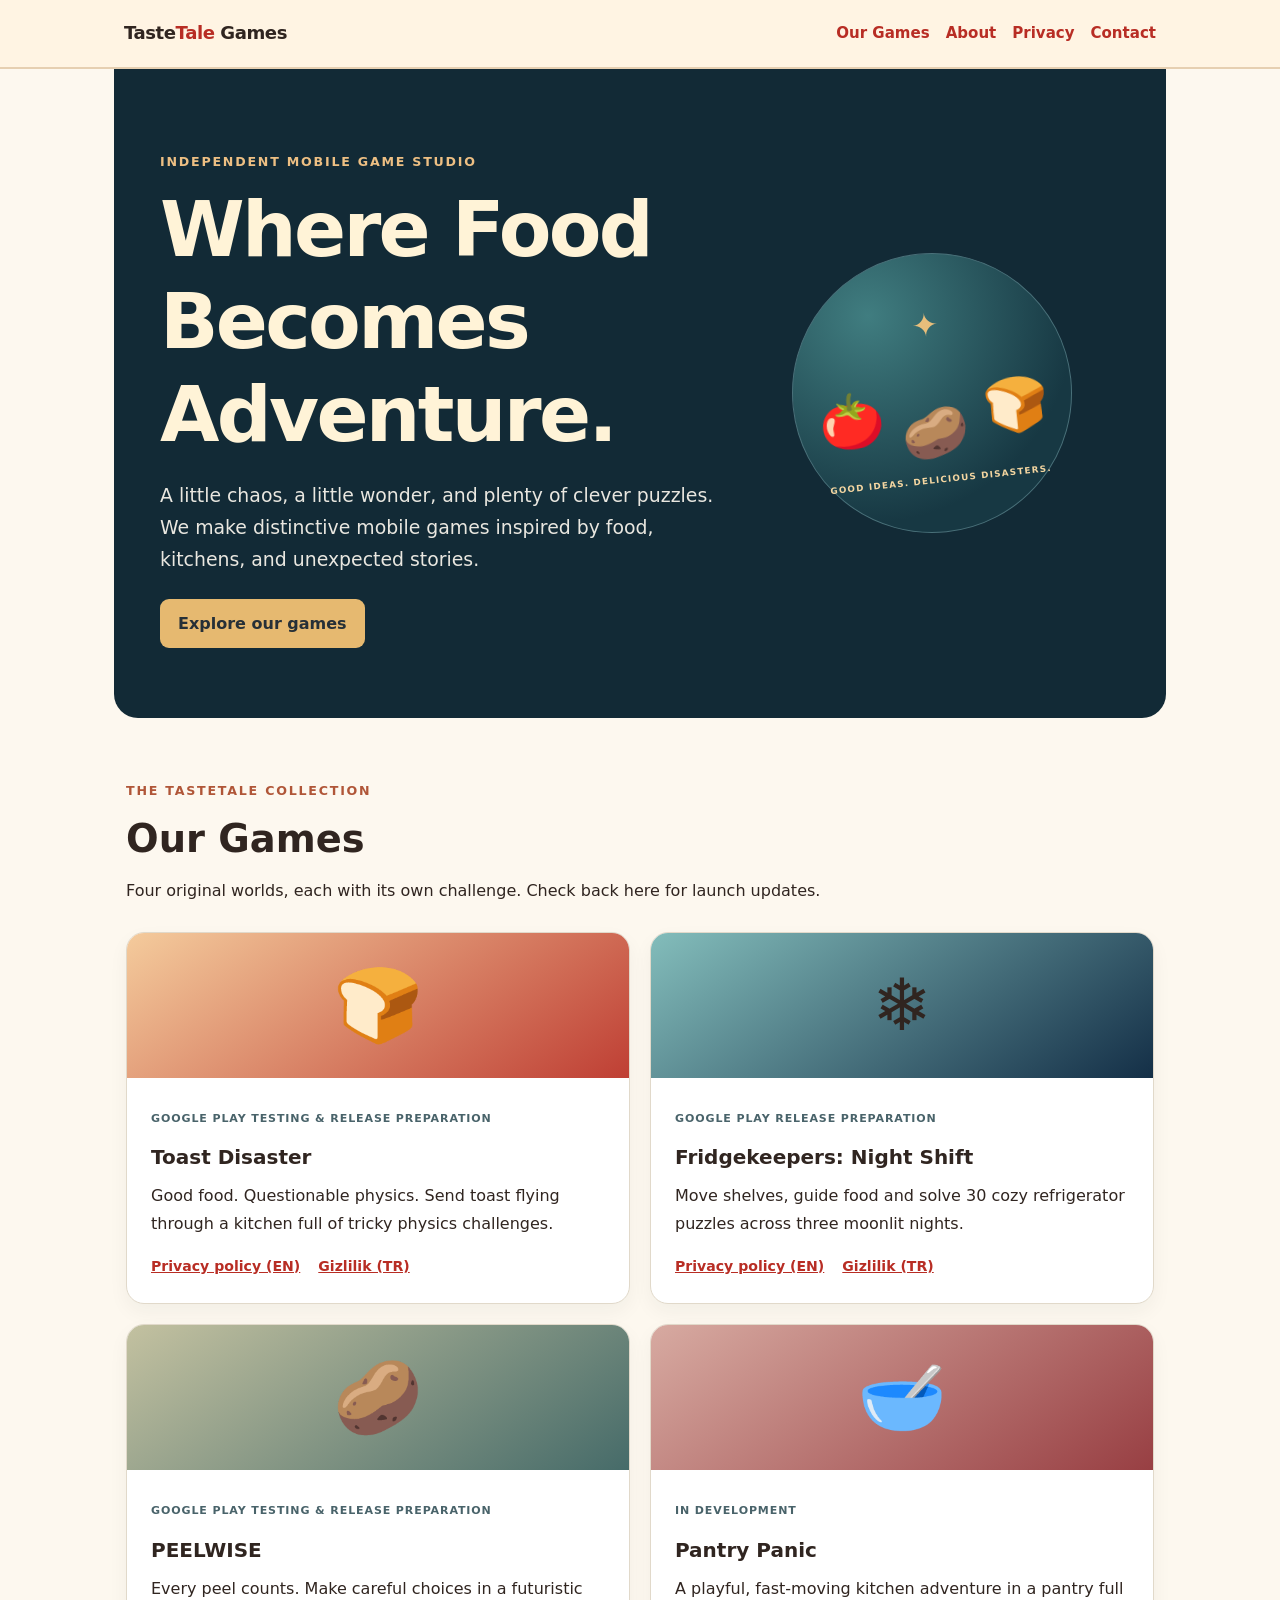
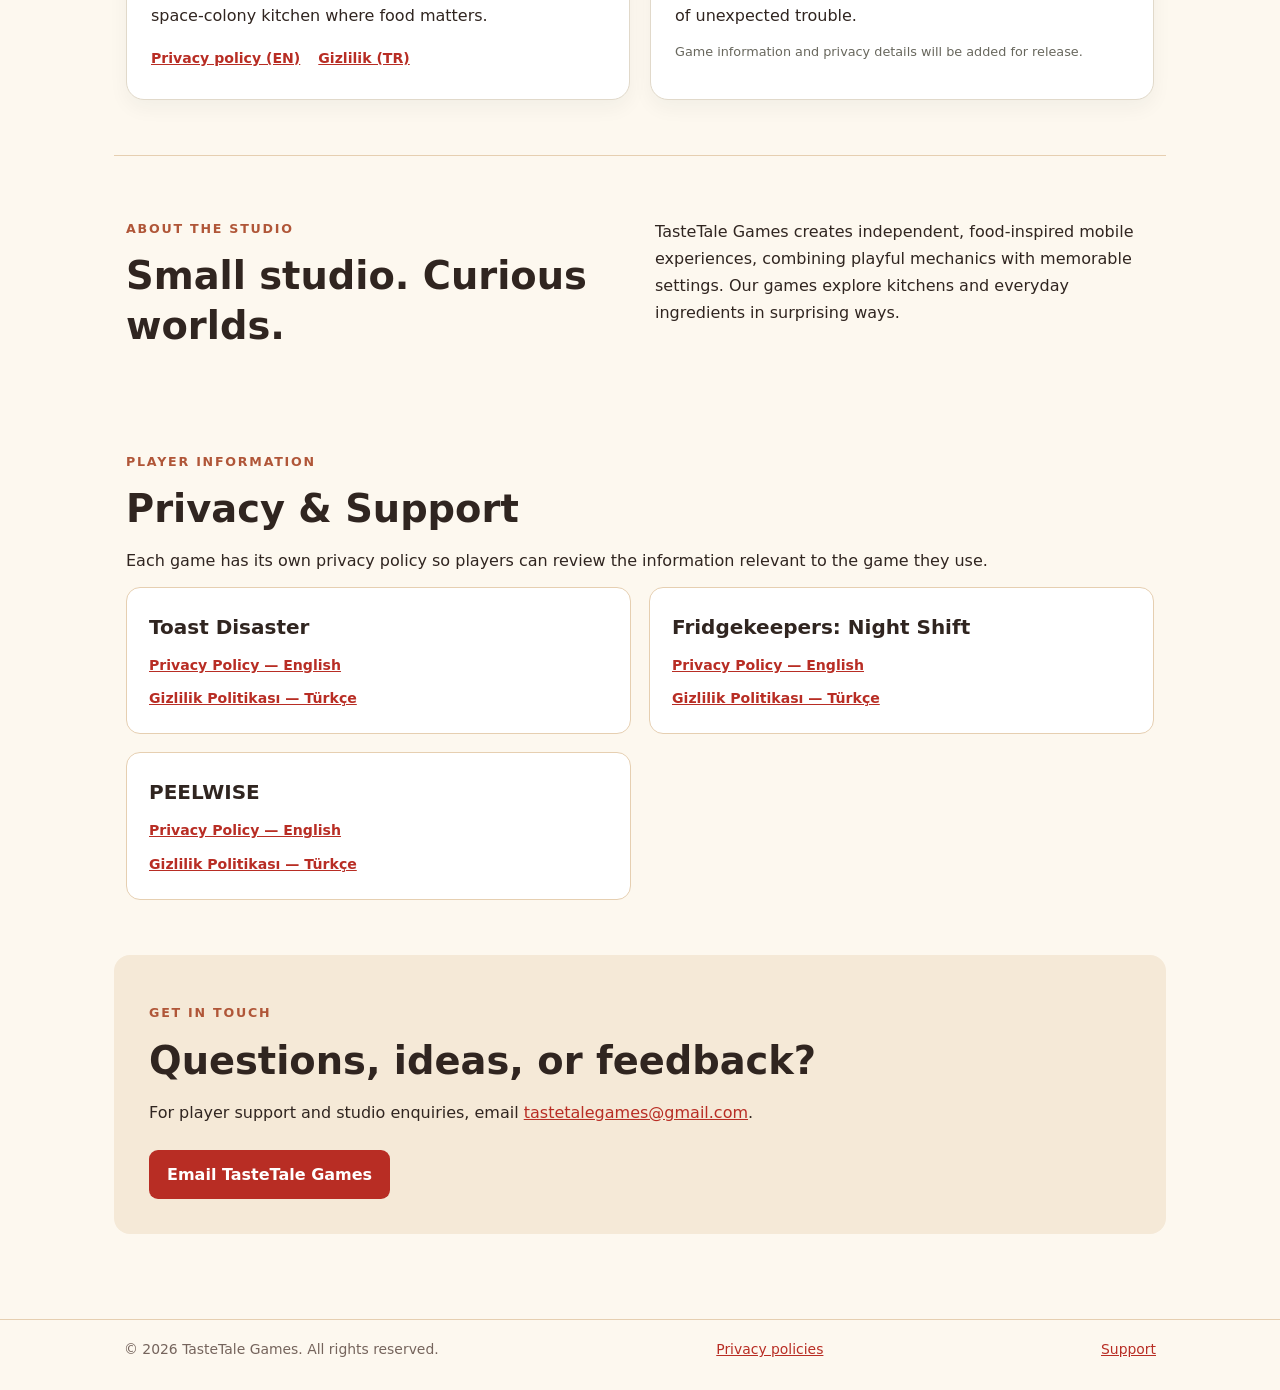
<file: index.html>
<!doctype html>
<html lang="en">
<head>
<meta charset="utf-8">
<meta name="viewport" content="width=device-width,initial-scale=1">
<meta name="color-scheme" content="light">
<meta name="description" content="TasteTale Games is an independent studio creating playful, food-inspired mobile games. Discover Toast Disaster, Fridgekeepers: Night Shift, PEELWISE and Pantry Panic.">
<title>TasteTale Games | Food-Inspired Mobile Games</title>
<link rel="stylesheet" href="styles.css">
</head>
<body class="studio-home">
<header class="site-header">
  <div class="wrap">
    <a class="brand" href="index.html" aria-label="TasteTale Games home">Taste<span>Tale</span> Games</a>
    <nav aria-label="Main navigation">
      <a href="#games">Our Games</a>
      <a href="#about">About</a>
      <a href="#privacy">Privacy</a>
      <a href="#contact">Contact</a>
    </nav>
  </div>
</header>
<main class="studio-main">
<section class="hero" aria-labelledby="hero-title">
  <div class="hero-copy">
    <p class="kicker">Independent mobile game studio</p>
    <h1 id="hero-title">Where Food Becomes Adventure.</h1>
    <p class="lead">A little chaos, a little wonder, and plenty of clever puzzles. We make distinctive mobile games inspired by food, kitchens, and unexpected stories.</p>
    <a class="button" href="#games">Explore our games</a>
  </div>
  <div class="hero-art" aria-hidden="true"><div class="hero-icon">✦</div><div class="hero-food">🍅 <span>🥔</span> 🍞</div><div class="hero-caption">GOOD IDEAS. DELICIOUS DISASTERS.</div></div>
</section>
<section id="games" class="games-section" aria-labelledby="games-title">
  <p class="kicker">The TasteTale collection</p>
  <h2 id="games-title">Our Games</h2>
  <p>Four original worlds, each with its own challenge. Check back here for launch updates.</p>
  <div class="game-grid">
    <article class="game-card toast">
      <div class="game-art" aria-hidden="true">🍞</div>
      <div class="game-body">
        <p class="game-status">Google Play testing &amp; release preparation</p>
        <h3>Toast Disaster</h3>
        <p>Good food. Questionable physics. Send toast flying through a kitchen full of tricky physics challenges.</p>
        <div class="game-links"><a href="privacy_en.html">Privacy policy (EN)</a><a href="privacy_tr.html" lang="tr">Gizlilik (TR)</a></div>
      </div>
    </article>
    <article class="game-card fridge">
      <div class="game-art" aria-hidden="true">❄️</div>
      <div class="game-body">
        <p class="game-status">Google Play release preparation</p>
        <h3>Fridgekeepers: Night Shift</h3>
        <p>Move shelves, guide food and solve 30 cozy refrigerator puzzles across three moonlit nights.</p>
        <div class="game-links"><a href="fridgekeepers_privacy_en.html">Privacy policy (EN)</a><a href="fridgekeepers_privacy_tr.html" lang="tr">Gizlilik (TR)</a></div>
      </div>
    </article>
    <article class="game-card peel">
      <div class="game-art" aria-hidden="true">🥔</div>
      <div class="game-body">
        <p class="game-status">Google Play testing &amp; release preparation</p>
        <h3>PEELWISE</h3>
        <p>Every peel counts. Make careful choices in a futuristic space-colony kitchen where food matters.</p>
        <div class="game-links"><a href="peelwise_privacy_en.html">Privacy policy (EN)</a><a href="peelwise_privacy_tr.html" lang="tr">Gizlilik (TR)</a></div>
      </div>
    </article>
    <article class="game-card pantry">
      <div class="game-art" aria-hidden="true">🥣</div>
      <div class="game-body">
        <p class="game-status">In development</p>
        <h3>Pantry Panic</h3>
        <p>A playful, fast-moving kitchen adventure in a pantry full of unexpected trouble.</p>
        <p class="coming-note">Game information and privacy details will be added for release.</p>
      </div>
    </article>
  </div>
</section>
<section id="about" class="about-section" aria-labelledby="about-title">
  <div>
    <p class="kicker">About the studio</p>
    <h2 id="about-title">Small studio. Curious worlds.</h2>
  </div>
  <p>TasteTale Games creates independent, food-inspired mobile experiences, combining playful mechanics with memorable settings. Our games explore kitchens and everyday ingredients in surprising ways.</p>
</section>
<section id="privacy" class="resources-section" aria-labelledby="privacy-title">
  <p class="kicker">Player information</p>
  <h2 id="privacy-title">Privacy &amp; Support</h2>
  <p>Each game has its own privacy policy so players can review the information relevant to the game they use.</p>
  <div class="privacy-grid">
    <div class="policy-card"><h3>Toast Disaster</h3><a href="privacy_en.html">Privacy Policy — English</a><a href="privacy_tr.html" lang="tr">Gizlilik Politikası — Türkçe</a></div>
    <div class="policy-card"><h3>Fridgekeepers: Night Shift</h3><a href="fridgekeepers_privacy_en.html">Privacy Policy — English</a><a href="fridgekeepers_privacy_tr.html" lang="tr">Gizlilik Politikası — Türkçe</a></div>
    <div class="policy-card"><h3>PEELWISE</h3><a href="peelwise_privacy_en.html">Privacy Policy — English</a><a href="peelwise_privacy_tr.html" lang="tr">Gizlilik Politikası — Türkçe</a></div>
  </div>
</section>
<section id="contact" class="contact-section" aria-labelledby="contact-title">
  <p class="kicker">Get in touch</p>
  <h2 id="contact-title">Questions, ideas, or feedback?</h2>
  <p>For player support and studio enquiries, email <a href="mailto:tastetalegames@gmail.com">tastetalegames@gmail.com</a>.</p>
  <a class="button" href="mailto:tastetalegames@gmail.com">Email TasteTale Games</a>
</section>
</main>
<footer><div class="wrap"><span>© 2026 TasteTale Games. All rights reserved.</span><a href="#privacy">Privacy policies</a><a href="mailto:tastetalegames@gmail.com">Support</a></div></footer>
</body></html>
</file>
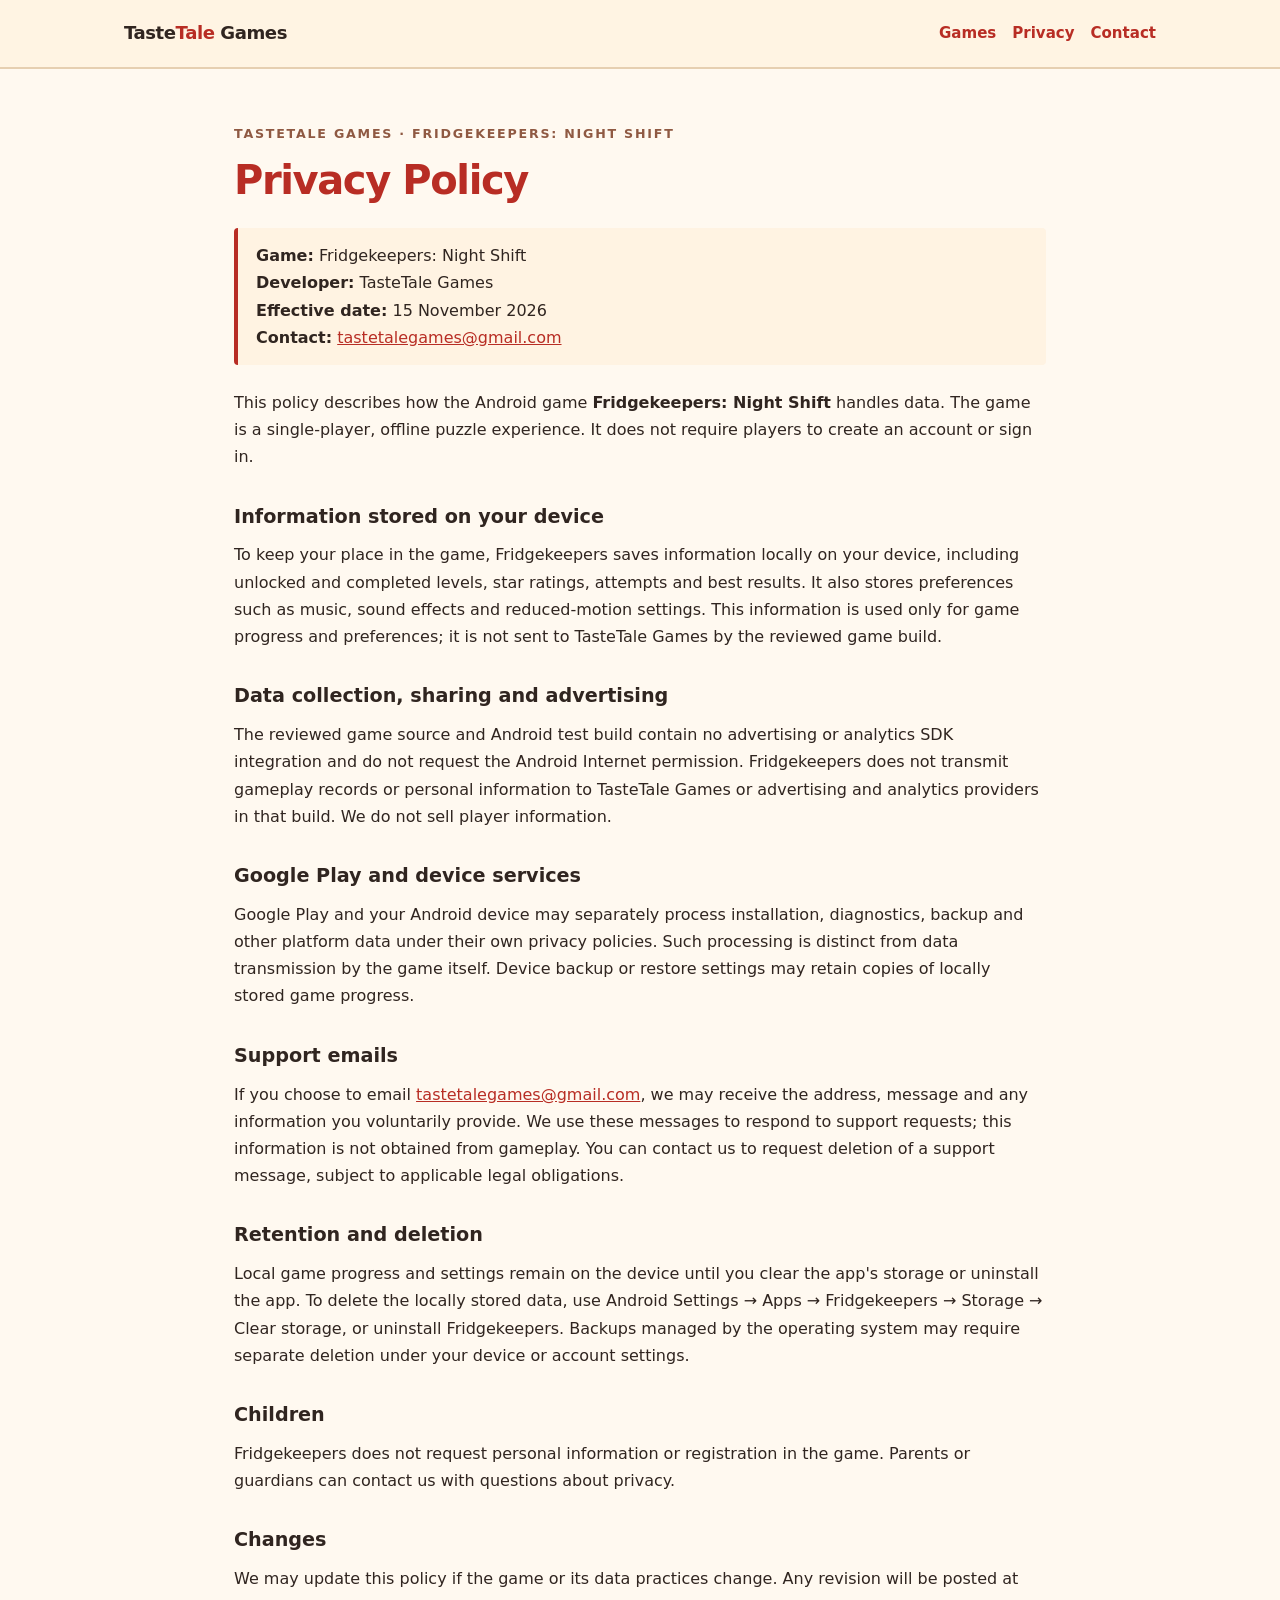
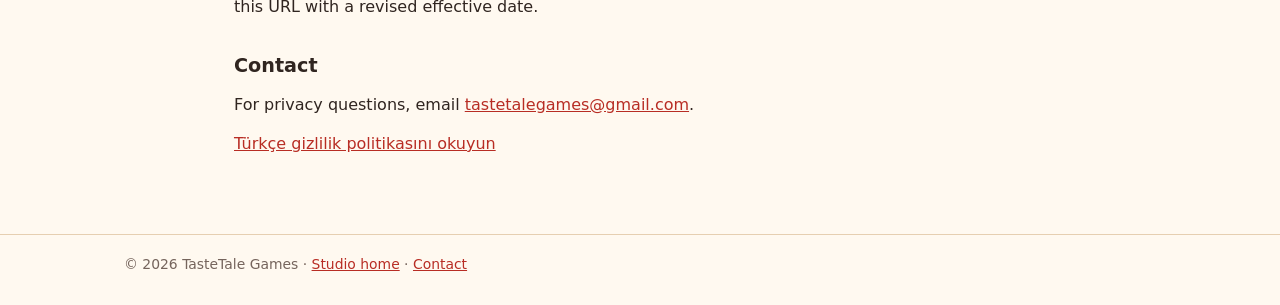
<file: fridgekeepers_privacy_en.html>
<!doctype html>
<html lang="en">
<head>
  <meta charset="utf-8">
  <meta name="viewport" content="width=device-width,initial-scale=1">
  <meta name="color-scheme" content="light">
  <meta name="description" content="Privacy policy for Fridgekeepers: Night Shift, an offline puzzle game from TasteTale Games.">
  <title>Fridgekeepers: Night Shift — Privacy Policy | TasteTale Games</title>
  <link rel="stylesheet" href="styles.css">
</head>
<body>
<header class="site-header">
  <div class="wrap">
    <a class="brand" href="index.html">Taste<span>Tale</span> Games</a>
    <nav aria-label="Main navigation"><a href="index.html#games">Games</a><a href="index.html#privacy">Privacy</a><a href="mailto:tastetalegames@gmail.com">Contact</a></nav>
  </div>
</header>
<main class="policy">
  <p class="kicker">TasteTale Games · Fridgekeepers: Night Shift</p>
  <h1>Privacy Policy</h1>
  <div class="meta"><strong>Game:</strong> Fridgekeepers: Night Shift<br><strong>Developer:</strong> TasteTale Games<br><strong>Effective date:</strong> 15 November 2026<br><strong>Contact:</strong> <a href="mailto:tastetalegames@gmail.com">tastetalegames@gmail.com</a></div>
  <p>This policy describes how the Android game <strong>Fridgekeepers: Night Shift</strong> handles data. The game is a single-player, offline puzzle experience. It does not require players to create an account or sign in.</p>
  <h2>Information stored on your device</h2>
  <p>To keep your place in the game, Fridgekeepers saves information locally on your device, including unlocked and completed levels, star ratings, attempts and best results. It also stores preferences such as music, sound effects and reduced-motion settings. This information is used only for game progress and preferences; it is not sent to TasteTale Games by the reviewed game build.</p>
  <h2>Data collection, sharing and advertising</h2>
  <p>The reviewed game source and Android test build contain no advertising or analytics SDK integration and do not request the Android Internet permission. Fridgekeepers does not transmit gameplay records or personal information to TasteTale Games or advertising and analytics providers in that build. We do not sell player information.</p>
  <h2>Google Play and device services</h2>
  <p>Google Play and your Android device may separately process installation, diagnostics, backup and other platform data under their own privacy policies. Such processing is distinct from data transmission by the game itself. Device backup or restore settings may retain copies of locally stored game progress.</p>
  <h2>Support emails</h2>
  <p>If you choose to email <a href="mailto:tastetalegames@gmail.com">tastetalegames@gmail.com</a>, we may receive the address, message and any information you voluntarily provide. We use these messages to respond to support requests; this information is not obtained from gameplay. You can contact us to request deletion of a support message, subject to applicable legal obligations.</p>
  <h2>Retention and deletion</h2>
  <p>Local game progress and settings remain on the device until you clear the app's storage or uninstall the app. To delete the locally stored data, use Android Settings → Apps → Fridgekeepers → Storage → Clear storage, or uninstall Fridgekeepers. Backups managed by the operating system may require separate deletion under your device or account settings.</p>
  <h2>Children</h2>
  <p>Fridgekeepers does not request personal information or registration in the game. Parents or guardians can contact us with questions about privacy.</p>
  <h2>Changes</h2>
  <p>We may update this policy if the game or its data practices change. Any revision will be posted at this URL with a revised effective date.</p>
  <h2>Contact</h2>
  <p>For privacy questions, email <a href="mailto:tastetalegames@gmail.com">tastetalegames@gmail.com</a>.</p>
  <p><a href="fridgekeepers_privacy_tr.html" hreflang="tr">Türkçe gizlilik politikasını okuyun</a></p>
</main>
<footer><div class="wrap">© 2026 TasteTale Games · <a href="index.html">Studio home</a> · <a href="mailto:tastetalegames@gmail.com">Contact</a></div></footer>
</body>
</html>
</file>
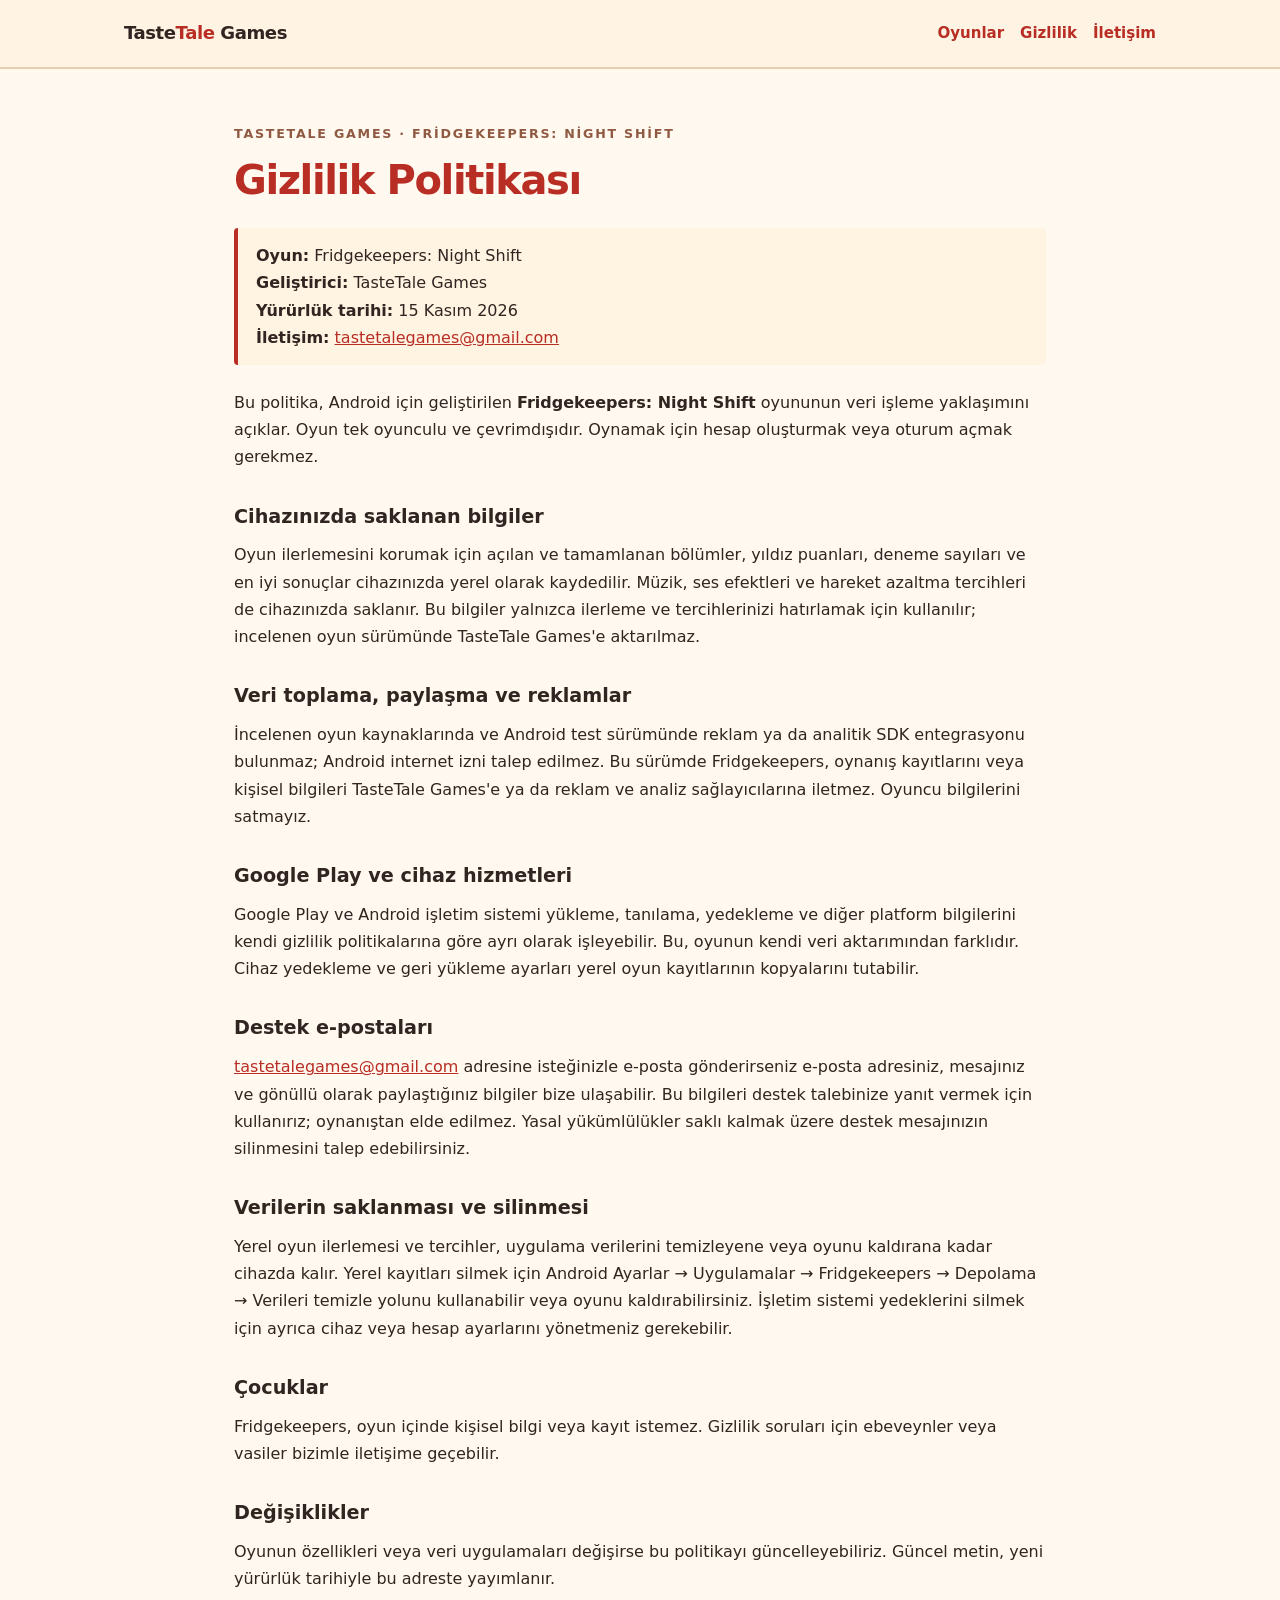
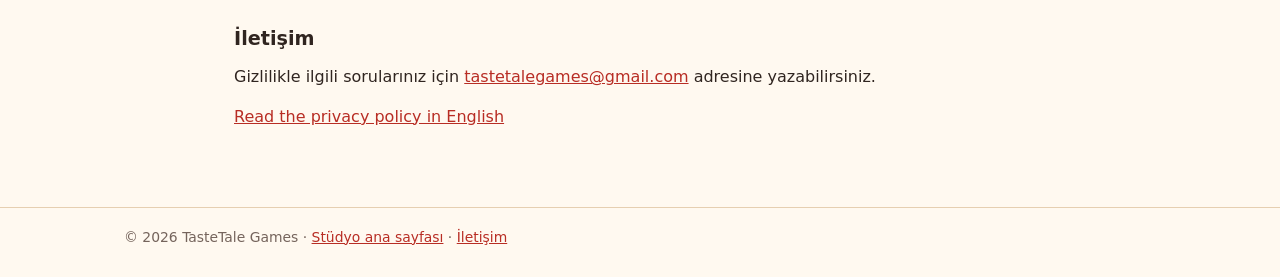
<file: fridgekeepers_privacy_tr.html>
<!doctype html>
<html lang="tr">
<head>
  <meta charset="utf-8">
  <meta name="viewport" content="width=device-width,initial-scale=1">
  <meta name="color-scheme" content="light">
  <meta name="description" content="TasteTale Games tarafından geliştirilen Fridgekeepers: Night Shift oyununun gizlilik politikası.">
  <title>Fridgekeepers: Night Shift — Gizlilik Politikası | TasteTale Games</title>
  <link rel="stylesheet" href="styles.css">
</head>
<body>
<header class="site-header">
  <div class="wrap">
    <a class="brand" href="index.html">Taste<span>Tale</span> Games</a>
    <nav aria-label="Ana menü"><a href="index.html#games">Oyunlar</a><a href="index.html#privacy">Gizlilik</a><a href="mailto:tastetalegames@gmail.com">İletişim</a></nav>
  </div>
</header>
<main class="policy">
  <p class="kicker">TasteTale Games · Fridgekeepers: Night Shift</p>
  <h1>Gizlilik Politikası</h1>
  <div class="meta"><strong>Oyun:</strong> Fridgekeepers: Night Shift<br><strong>Geliştirici:</strong> TasteTale Games<br><strong>Yürürlük tarihi:</strong> 15 Kasım 2026<br><strong>İletişim:</strong> <a href="mailto:tastetalegames@gmail.com">tastetalegames@gmail.com</a></div>
  <p>Bu politika, Android için geliştirilen <strong>Fridgekeepers: Night Shift</strong> oyununun veri işleme yaklaşımını açıklar. Oyun tek oyunculu ve çevrimdışıdır. Oynamak için hesap oluşturmak veya oturum açmak gerekmez.</p>
  <h2>Cihazınızda saklanan bilgiler</h2>
  <p>Oyun ilerlemesini korumak için açılan ve tamamlanan bölümler, yıldız puanları, deneme sayıları ve en iyi sonuçlar cihazınızda yerel olarak kaydedilir. Müzik, ses efektleri ve hareket azaltma tercihleri de cihazınızda saklanır. Bu bilgiler yalnızca ilerleme ve tercihlerinizi hatırlamak için kullanılır; incelenen oyun sürümünde TasteTale Games'e aktarılmaz.</p>
  <h2>Veri toplama, paylaşma ve reklamlar</h2>
  <p>İncelenen oyun kaynaklarında ve Android test sürümünde reklam ya da analitik SDK entegrasyonu bulunmaz; Android internet izni talep edilmez. Bu sürümde Fridgekeepers, oynanış kayıtlarını veya kişisel bilgileri TasteTale Games'e ya da reklam ve analiz sağlayıcılarına iletmez. Oyuncu bilgilerini satmayız.</p>
  <h2>Google Play ve cihaz hizmetleri</h2>
  <p>Google Play ve Android işletim sistemi yükleme, tanılama, yedekleme ve diğer platform bilgilerini kendi gizlilik politikalarına göre ayrı olarak işleyebilir. Bu, oyunun kendi veri aktarımından farklıdır. Cihaz yedekleme ve geri yükleme ayarları yerel oyun kayıtlarının kopyalarını tutabilir.</p>
  <h2>Destek e-postaları</h2>
  <p><a href="mailto:tastetalegames@gmail.com">tastetalegames@gmail.com</a> adresine isteğinizle e-posta gönderirseniz e-posta adresiniz, mesajınız ve gönüllü olarak paylaştığınız bilgiler bize ulaşabilir. Bu bilgileri destek talebinize yanıt vermek için kullanırız; oynanıştan elde edilmez. Yasal yükümlülükler saklı kalmak üzere destek mesajınızın silinmesini talep edebilirsiniz.</p>
  <h2>Verilerin saklanması ve silinmesi</h2>
  <p>Yerel oyun ilerlemesi ve tercihler, uygulama verilerini temizleyene veya oyunu kaldırana kadar cihazda kalır. Yerel kayıtları silmek için Android Ayarlar → Uygulamalar → Fridgekeepers → Depolama → Verileri temizle yolunu kullanabilir veya oyunu kaldırabilirsiniz. İşletim sistemi yedeklerini silmek için ayrıca cihaz veya hesap ayarlarını yönetmeniz gerekebilir.</p>
  <h2>Çocuklar</h2>
  <p>Fridgekeepers, oyun içinde kişisel bilgi veya kayıt istemez. Gizlilik soruları için ebeveynler veya vasiler bizimle iletişime geçebilir.</p>
  <h2>Değişiklikler</h2>
  <p>Oyunun özellikleri veya veri uygulamaları değişirse bu politikayı güncelleyebiliriz. Güncel metin, yeni yürürlük tarihiyle bu adreste yayımlanır.</p>
  <h2>İletişim</h2>
  <p>Gizlilikle ilgili sorularınız için <a href="mailto:tastetalegames@gmail.com">tastetalegames@gmail.com</a> adresine yazabilirsiniz.</p>
  <p><a href="fridgekeepers_privacy_en.html" hreflang="en">Read the privacy policy in English</a></p>
</main>
<footer><div class="wrap">© 2026 TasteTale Games · <a href="index.html">Stüdyo ana sayfası</a> · <a href="mailto:tastetalegames@gmail.com">İletişim</a></div></footer>
</body>
</html>
</file>
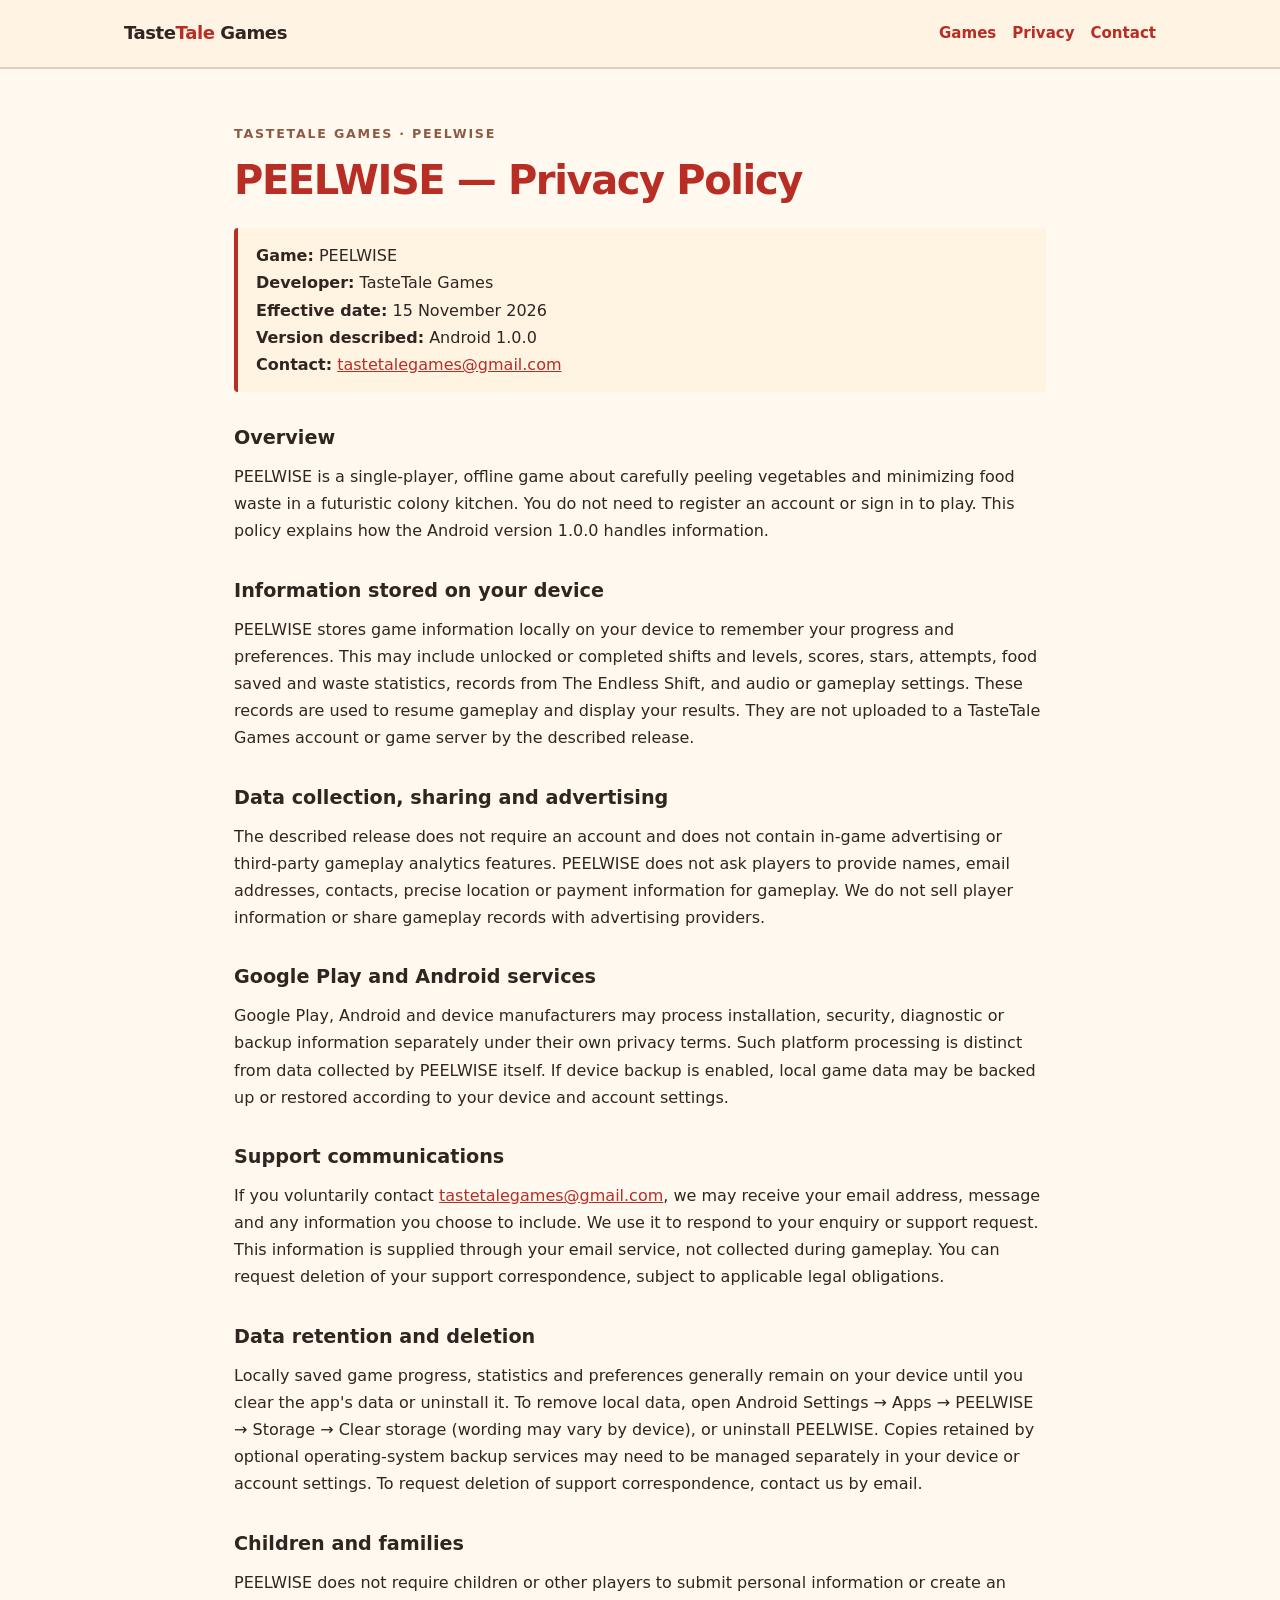
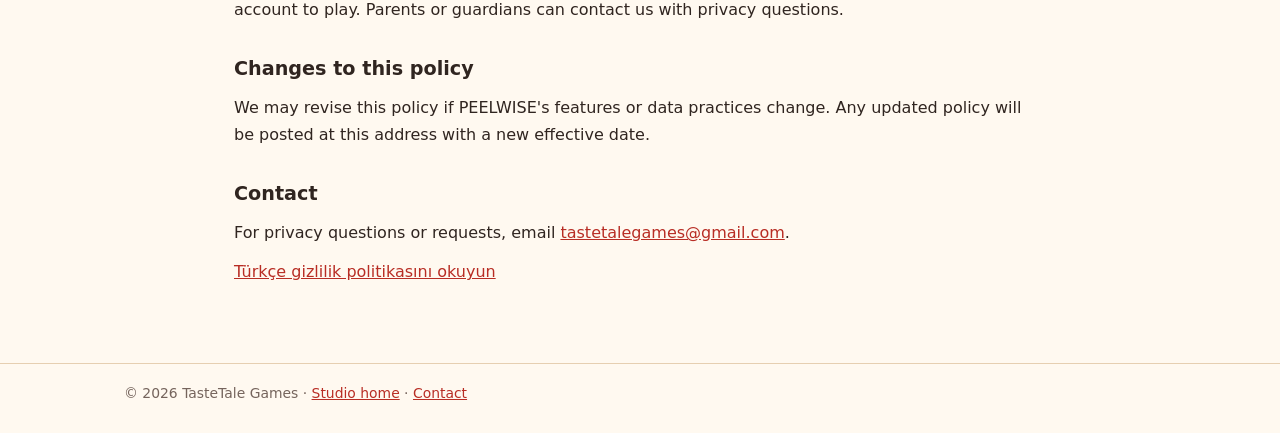
<file: peelwise_privacy_en.html>
<!doctype html>
<html lang="en">
<head>
  <meta charset="utf-8">
  <meta name="viewport" content="width=device-width,initial-scale=1">
  <meta name="color-scheme" content="light">
  <meta name="description" content="Privacy policy for PEELWISE, an offline mobile game by TasteTale Games.">
  <title>PEELWISE — Privacy Policy | TasteTale Games</title>
  <link rel="stylesheet" href="styles.css">
</head>
<body>
<header class="site-header">
  <div class="wrap">
    <a class="brand" href="index.html">Taste<span>Tale</span> Games</a>
    <nav aria-label="Main navigation"><a href="index.html#games">Games</a><a href="index.html#privacy">Privacy</a><a href="mailto:tastetalegames@gmail.com">Contact</a></nav>
  </div>
</header>
<main class="policy">
  <p class="kicker">TasteTale Games · PEELWISE</p>
  <h1>PEELWISE — Privacy Policy</h1>
  <div class="meta"><strong>Game:</strong> PEELWISE<br><strong>Developer:</strong> TasteTale Games<br><strong>Effective date:</strong> 15 November 2026<br><strong>Version described:</strong> Android 1.0.0<br><strong>Contact:</strong> <a href="mailto:tastetalegames@gmail.com">tastetalegames@gmail.com</a></div>
  <h2>Overview</h2>
  <p>PEELWISE is a single-player, offline game about carefully peeling vegetables and minimizing food waste in a futuristic colony kitchen. You do not need to register an account or sign in to play. This policy explains how the Android version 1.0.0 handles information.</p>
  <h2>Information stored on your device</h2>
  <p>PEELWISE stores game information locally on your device to remember your progress and preferences. This may include unlocked or completed shifts and levels, scores, stars, attempts, food saved and waste statistics, records from The Endless Shift, and audio or gameplay settings. These records are used to resume gameplay and display your results. They are not uploaded to a TasteTale Games account or game server by the described release.</p>
  <h2>Data collection, sharing and advertising</h2>
  <p>The described release does not require an account and does not contain in-game advertising or third-party gameplay analytics features. PEELWISE does not ask players to provide names, email addresses, contacts, precise location or payment information for gameplay. We do not sell player information or share gameplay records with advertising providers.</p>
  <h2>Google Play and Android services</h2>
  <p>Google Play, Android and device manufacturers may process installation, security, diagnostic or backup information separately under their own privacy terms. Such platform processing is distinct from data collected by PEELWISE itself. If device backup is enabled, local game data may be backed up or restored according to your device and account settings.</p>
  <h2>Support communications</h2>
  <p>If you voluntarily contact <a href="mailto:tastetalegames@gmail.com">tastetalegames@gmail.com</a>, we may receive your email address, message and any information you choose to include. We use it to respond to your enquiry or support request. This information is supplied through your email service, not collected during gameplay. You can request deletion of your support correspondence, subject to applicable legal obligations.</p>
  <h2>Data retention and deletion</h2>
  <p>Locally saved game progress, statistics and preferences generally remain on your device until you clear the app's data or uninstall it. To remove local data, open Android Settings → Apps → PEELWISE → Storage → Clear storage (wording may vary by device), or uninstall PEELWISE. Copies retained by optional operating-system backup services may need to be managed separately in your device or account settings. To request deletion of support correspondence, contact us by email.</p>
  <h2>Children and families</h2>
  <p>PEELWISE does not require children or other players to submit personal information or create an account to play. Parents or guardians can contact us with privacy questions.</p>
  <h2>Changes to this policy</h2>
  <p>We may revise this policy if PEELWISE's features or data practices change. Any updated policy will be posted at this address with a new effective date.</p>
  <h2>Contact</h2>
  <p>For privacy questions or requests, email <a href="mailto:tastetalegames@gmail.com">tastetalegames@gmail.com</a>.</p>
  <p><a href="peelwise_privacy_tr.html" hreflang="tr">Türkçe gizlilik politikasını okuyun</a></p>
</main>
<footer><div class="wrap">© 2026 TasteTale Games · <a href="index.html">Studio home</a> · <a href="mailto:tastetalegames@gmail.com">Contact</a></div></footer>
</body>
</html>
</file>
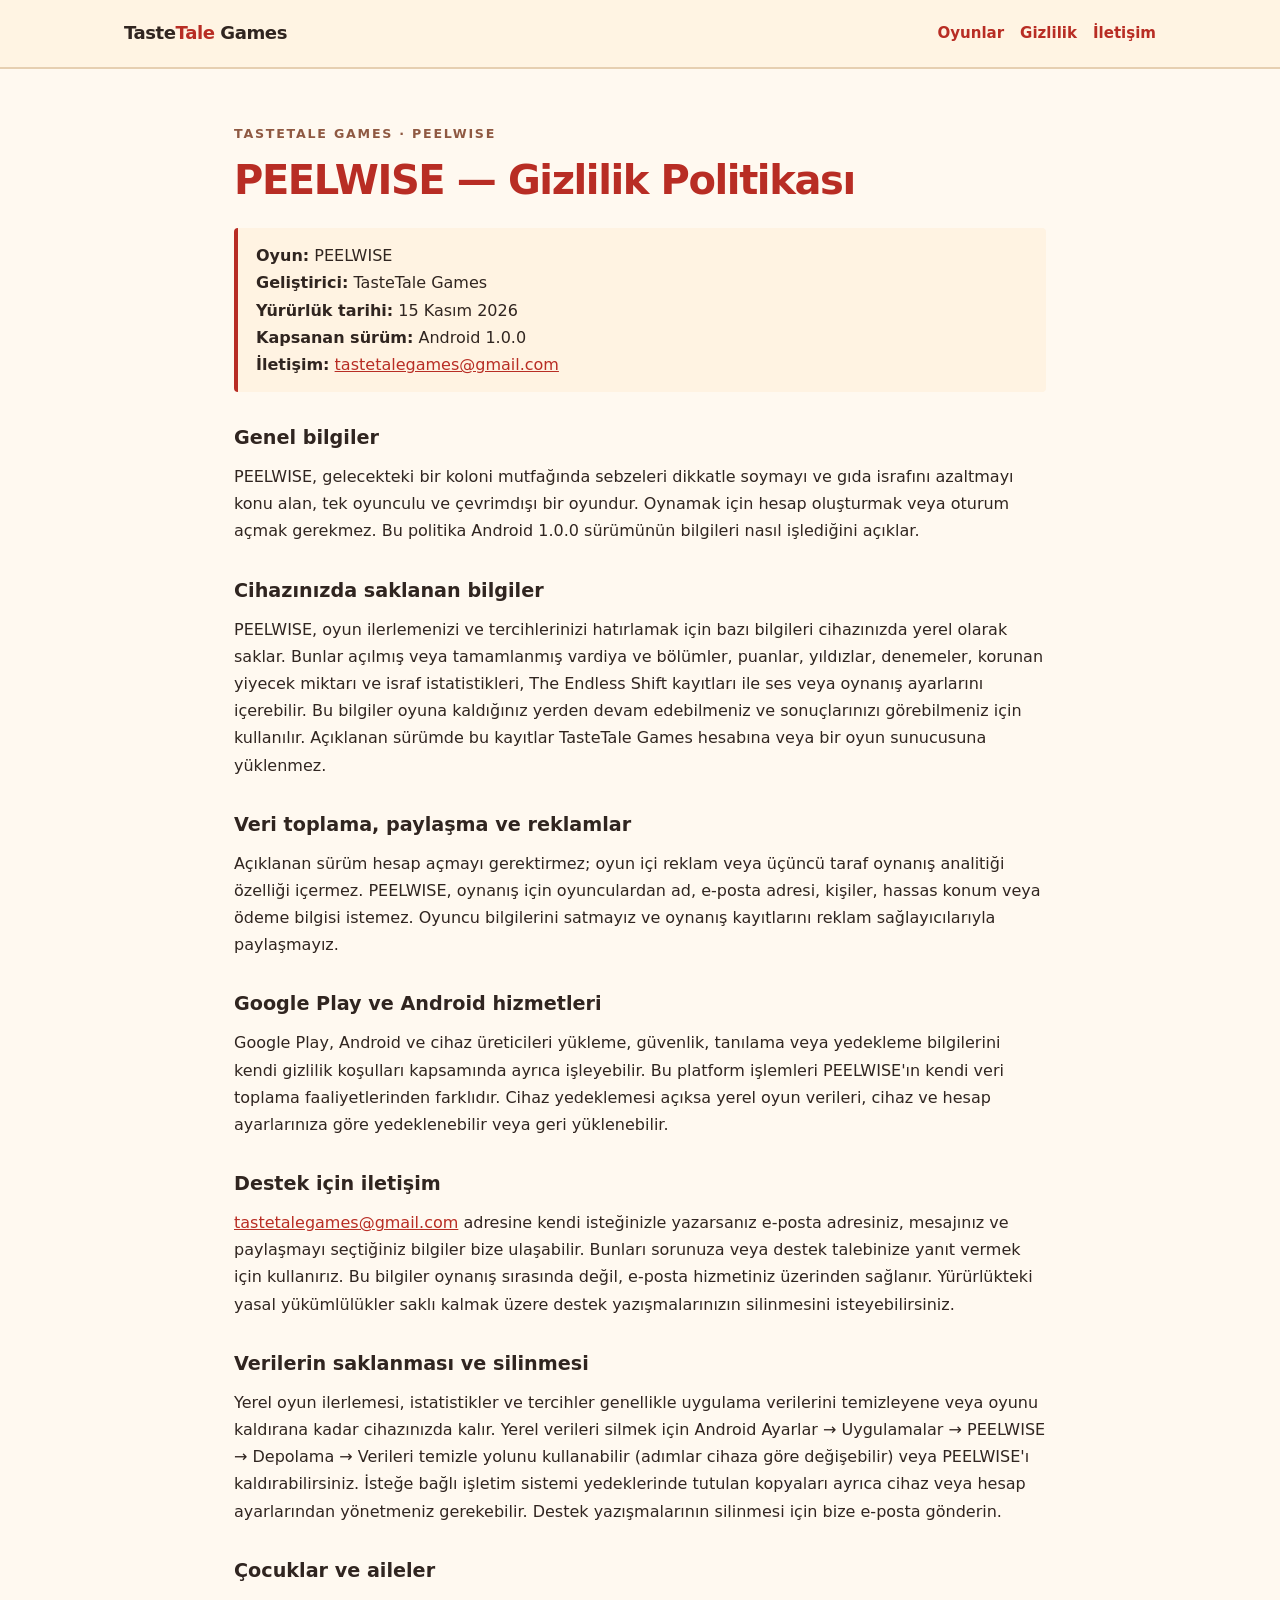
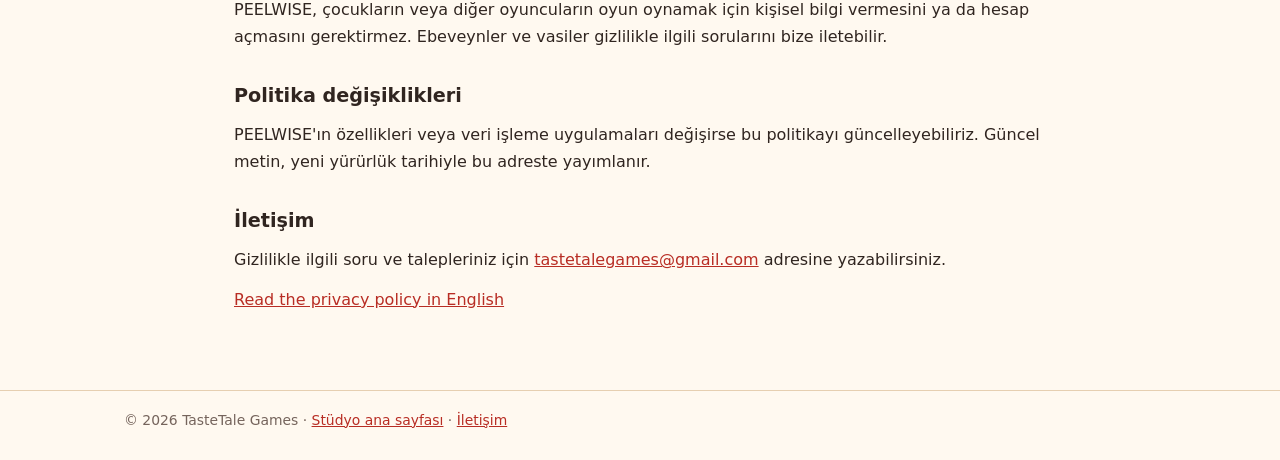
<file: peelwise_privacy_tr.html>
<!doctype html>
<html lang="tr">
<head>
  <meta charset="utf-8">
  <meta name="viewport" content="width=device-width,initial-scale=1">
  <meta name="color-scheme" content="light">
  <meta name="description" content="TasteTale Games tarafından geliştirilen PEELWISE Android oyununun gizlilik politikası.">
  <title>PEELWISE — Gizlilik Politikası | TasteTale Games</title>
  <link rel="stylesheet" href="styles.css">
</head>
<body>
<header class="site-header">
  <div class="wrap">
    <a class="brand" href="index.html">Taste<span>Tale</span> Games</a>
    <nav aria-label="Ana menü"><a href="index.html#games">Oyunlar</a><a href="index.html#privacy">Gizlilik</a><a href="mailto:tastetalegames@gmail.com">İletişim</a></nav>
  </div>
</header>
<main class="policy">
  <p class="kicker">TasteTale Games · PEELWISE</p>
  <h1>PEELWISE — Gizlilik Politikası</h1>
  <div class="meta"><strong>Oyun:</strong> PEELWISE<br><strong>Geliştirici:</strong> TasteTale Games<br><strong>Yürürlük tarihi:</strong> 15 Kasım 2026<br><strong>Kapsanan sürüm:</strong> Android 1.0.0<br><strong>İletişim:</strong> <a href="mailto:tastetalegames@gmail.com">tastetalegames@gmail.com</a></div>
  <h2>Genel bilgiler</h2>
  <p>PEELWISE, gelecekteki bir koloni mutfağında sebzeleri dikkatle soymayı ve gıda israfını azaltmayı konu alan, tek oyunculu ve çevrimdışı bir oyundur. Oynamak için hesap oluşturmak veya oturum açmak gerekmez. Bu politika Android 1.0.0 sürümünün bilgileri nasıl işlediğini açıklar.</p>
  <h2>Cihazınızda saklanan bilgiler</h2>
  <p>PEELWISE, oyun ilerlemenizi ve tercihlerinizi hatırlamak için bazı bilgileri cihazınızda yerel olarak saklar. Bunlar açılmış veya tamamlanmış vardiya ve bölümler, puanlar, yıldızlar, denemeler, korunan yiyecek miktarı ve israf istatistikleri, The Endless Shift kayıtları ile ses veya oynanış ayarlarını içerebilir. Bu bilgiler oyuna kaldığınız yerden devam edebilmeniz ve sonuçlarınızı görebilmeniz için kullanılır. Açıklanan sürümde bu kayıtlar TasteTale Games hesabına veya bir oyun sunucusuna yüklenmez.</p>
  <h2>Veri toplama, paylaşma ve reklamlar</h2>
  <p>Açıklanan sürüm hesap açmayı gerektirmez; oyun içi reklam veya üçüncü taraf oynanış analitiği özelliği içermez. PEELWISE, oynanış için oyunculardan ad, e-posta adresi, kişiler, hassas konum veya ödeme bilgisi istemez. Oyuncu bilgilerini satmayız ve oynanış kayıtlarını reklam sağlayıcılarıyla paylaşmayız.</p>
  <h2>Google Play ve Android hizmetleri</h2>
  <p>Google Play, Android ve cihaz üreticileri yükleme, güvenlik, tanılama veya yedekleme bilgilerini kendi gizlilik koşulları kapsamında ayrıca işleyebilir. Bu platform işlemleri PEELWISE'ın kendi veri toplama faaliyetlerinden farklıdır. Cihaz yedeklemesi açıksa yerel oyun verileri, cihaz ve hesap ayarlarınıza göre yedeklenebilir veya geri yüklenebilir.</p>
  <h2>Destek için iletişim</h2>
  <p><a href="mailto:tastetalegames@gmail.com">tastetalegames@gmail.com</a> adresine kendi isteğinizle yazarsanız e-posta adresiniz, mesajınız ve paylaşmayı seçtiğiniz bilgiler bize ulaşabilir. Bunları sorunuza veya destek talebinize yanıt vermek için kullanırız. Bu bilgiler oynanış sırasında değil, e-posta hizmetiniz üzerinden sağlanır. Yürürlükteki yasal yükümlülükler saklı kalmak üzere destek yazışmalarınızın silinmesini isteyebilirsiniz.</p>
  <h2>Verilerin saklanması ve silinmesi</h2>
  <p>Yerel oyun ilerlemesi, istatistikler ve tercihler genellikle uygulama verilerini temizleyene veya oyunu kaldırana kadar cihazınızda kalır. Yerel verileri silmek için Android Ayarlar → Uygulamalar → PEELWISE → Depolama → Verileri temizle yolunu kullanabilir (adımlar cihaza göre değişebilir) veya PEELWISE'ı kaldırabilirsiniz. İsteğe bağlı işletim sistemi yedeklerinde tutulan kopyaları ayrıca cihaz veya hesap ayarlarından yönetmeniz gerekebilir. Destek yazışmalarının silinmesi için bize e-posta gönderin.</p>
  <h2>Çocuklar ve aileler</h2>
  <p>PEELWISE, çocukların veya diğer oyuncuların oyun oynamak için kişisel bilgi vermesini ya da hesap açmasını gerektirmez. Ebeveynler ve vasiler gizlilikle ilgili sorularını bize iletebilir.</p>
  <h2>Politika değişiklikleri</h2>
  <p>PEELWISE'ın özellikleri veya veri işleme uygulamaları değişirse bu politikayı güncelleyebiliriz. Güncel metin, yeni yürürlük tarihiyle bu adreste yayımlanır.</p>
  <h2>İletişim</h2>
  <p>Gizlilikle ilgili soru ve talepleriniz için <a href="mailto:tastetalegames@gmail.com">tastetalegames@gmail.com</a> adresine yazabilirsiniz.</p>
  <p><a href="peelwise_privacy_en.html" hreflang="en">Read the privacy policy in English</a></p>
</main>
<footer><div class="wrap">© 2026 TasteTale Games · <a href="index.html">Stüdyo ana sayfası</a> · <a href="mailto:tastetalegames@gmail.com">İletişim</a></div></footer>
</body>
</html>
</file>
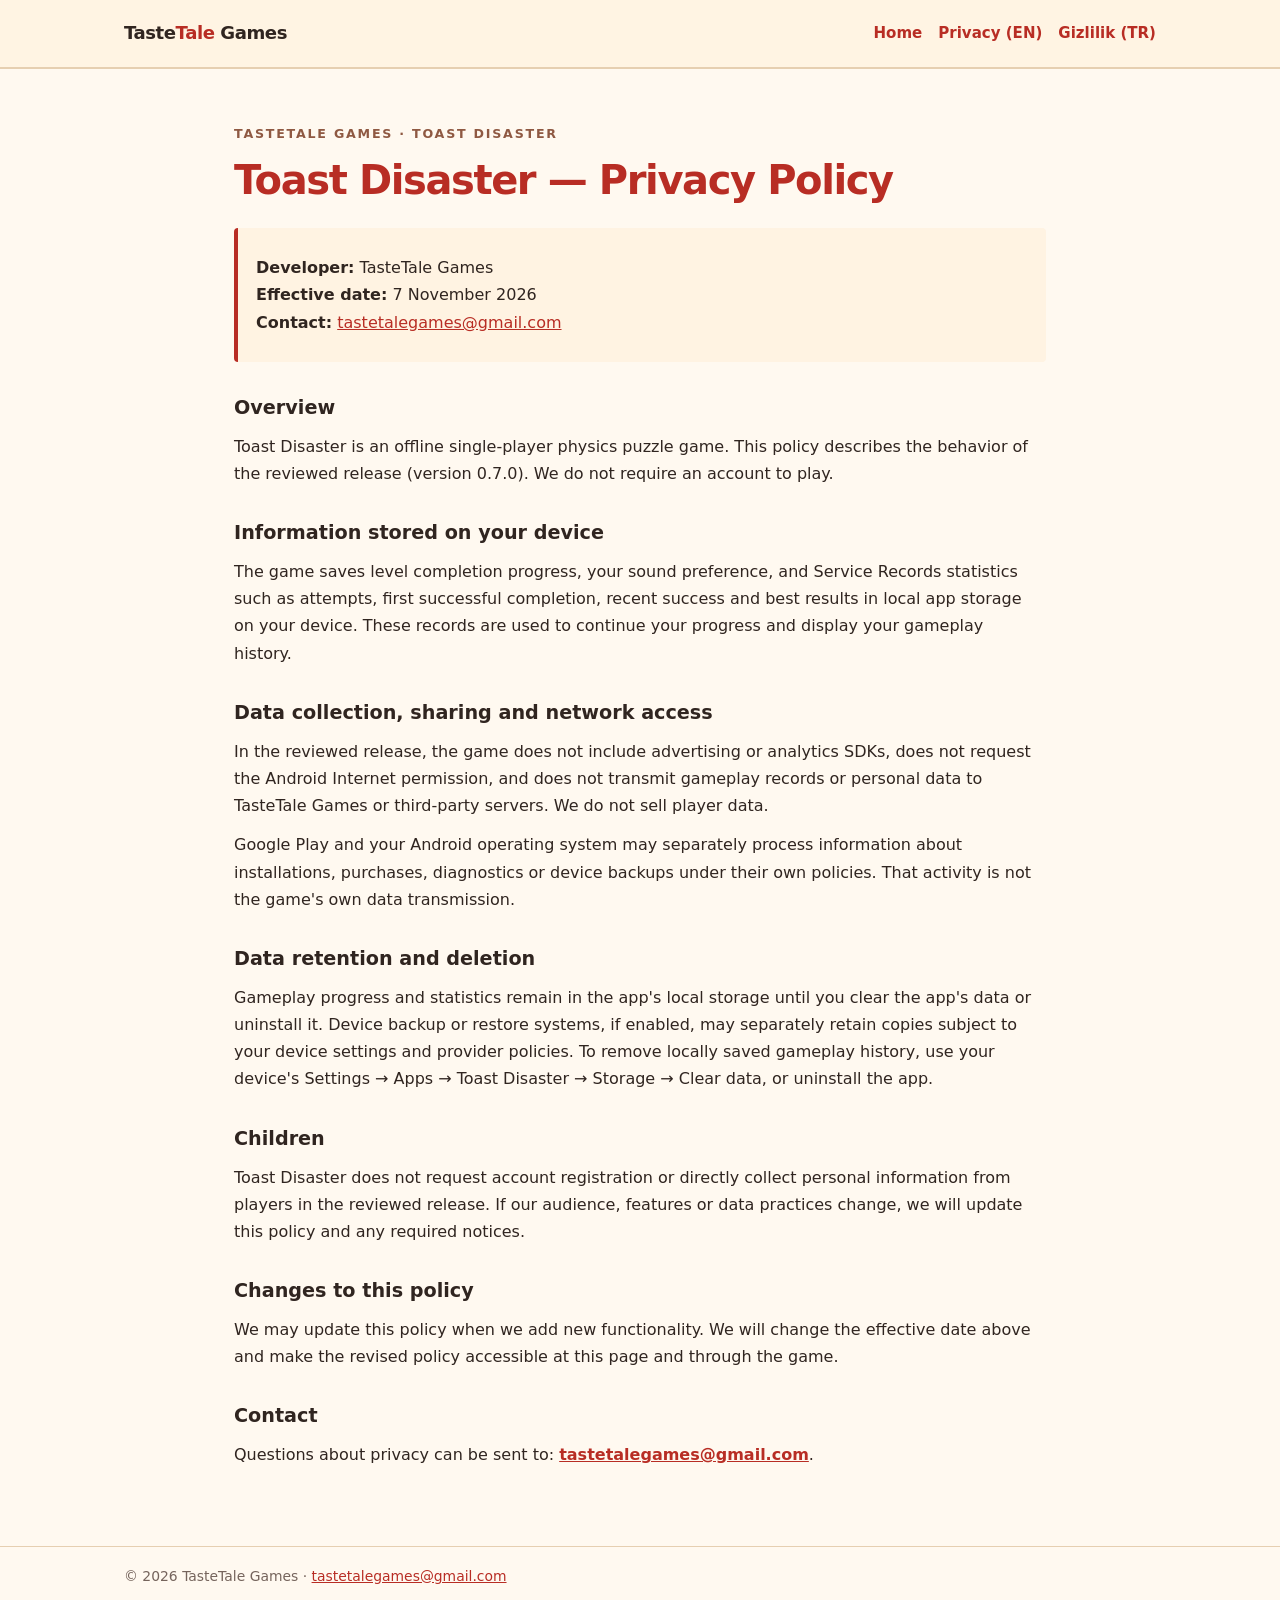
<file: privacy_en.html>
<!doctype html><html lang="en"><head><meta charset="utf-8"><meta name="viewport" content="width=device-width, initial-scale=1"><meta name="color-scheme" content="light"><title>Toast Disaster — Privacy Policy | TasteTale Games</title><meta name="description" content="Official Toast Disaster privacy policy from TasteTale Games."><link rel="stylesheet" href="styles.css"></head><body><header><div class="wrap"><a class="brand" href="index.html">Taste<span>Tale</span> Games</a><nav><a href="index.html">Home</a><a href="privacy_en.html">Privacy (EN)</a><a href="privacy_tr.html">Gizlilik (TR)</a></nav></div></header><main><p class="kicker">TasteTale Games · Toast Disaster</p><h1>Toast Disaster — Privacy Policy</h1><div class="meta"><p><strong>Developer:</strong> TasteTale Games<br><strong>Effective date:</strong> 7 November 2026<br><strong>Contact:</strong> <a href="mailto:tastetalegames@gmail.com">tastetalegames@gmail.com</a></p></div>
<h2>Overview</h2><p>Toast Disaster is an offline single-player physics puzzle game. This policy describes the behavior of the reviewed release (version 0.7.0). We do not require an account to play.</p>
<h2>Information stored on your device</h2><p>The game saves level completion progress, your sound preference, and Service Records statistics such as attempts, first successful completion, recent success and best results in local app storage on your device. These records are used to continue your progress and display your gameplay history.</p>
<h2>Data collection, sharing and network access</h2><p>In the reviewed release, the game does not include advertising or analytics SDKs, does not request the Android Internet permission, and does not transmit gameplay records or personal data to TasteTale Games or third-party servers. We do not sell player data.</p><p>Google Play and your Android operating system may separately process information about installations, purchases, diagnostics or device backups under their own policies. That activity is not the game's own data transmission.</p>
<h2>Data retention and deletion</h2><p>Gameplay progress and statistics remain in the app's local storage until you clear the app's data or uninstall it. Device backup or restore systems, if enabled, may separately retain copies subject to your device settings and provider policies. To remove locally saved gameplay history, use your device's Settings → Apps → Toast Disaster → Storage → Clear data, or uninstall the app.</p>
<h2>Children</h2><p>Toast Disaster does not request account registration or directly collect personal information from players in the reviewed release. If our audience, features or data practices change, we will update this policy and any required notices.</p>
<h2>Changes to this policy</h2><p>We may update this policy when we add new functionality. We will change the effective date above and make the revised policy accessible at this page and through the game.</p>
<h2>Contact</h2><p>Questions about privacy can be sent to: <strong><a href="mailto:tastetalegames@gmail.com">tastetalegames@gmail.com</a></strong>.</p></main><footer><div class="wrap">© 2026 TasteTale Games · <a href="mailto:tastetalegames@gmail.com">tastetalegames@gmail.com</a></div></footer></body></html>
</file>
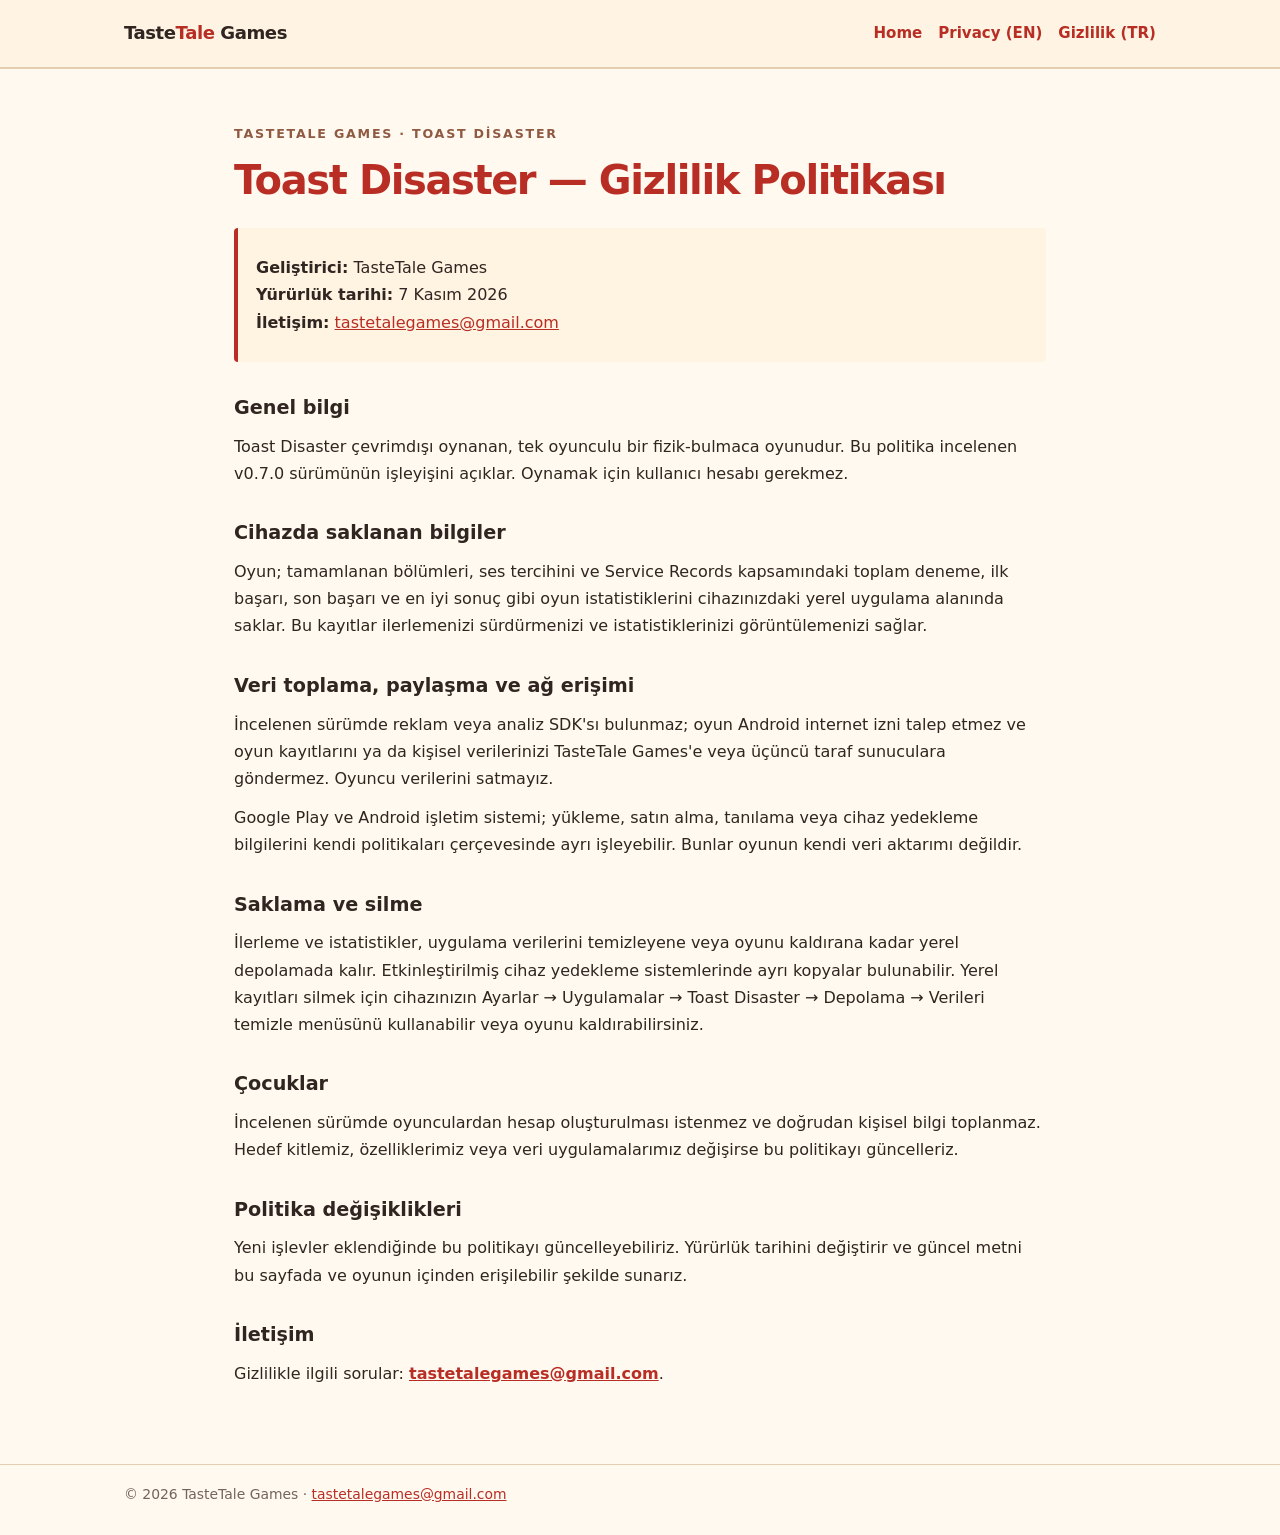
<file: privacy_tr.html>
<!doctype html><html lang="tr"><head><meta charset="utf-8"><meta name="viewport" content="width=device-width, initial-scale=1"><meta name="color-scheme" content="light"><title>Toast Disaster — Gizlilik Politikası | TasteTale Games</title><meta name="description" content="Toast Disaster için TasteTale Games resmî gizlilik politikası."><link rel="stylesheet" href="styles.css"></head><body><header><div class="wrap"><a class="brand" href="index.html">Taste<span>Tale</span> Games</a><nav><a href="index.html">Home</a><a href="privacy_en.html">Privacy (EN)</a><a href="privacy_tr.html">Gizlilik (TR)</a></nav></div></header><main><p class="kicker">TasteTale Games · Toast Disaster</p><h1>Toast Disaster — Gizlilik Politikası</h1><div class="meta"><p><strong>Geliştirici:</strong> TasteTale Games<br><strong>Yürürlük tarihi:</strong> 7 Kasım 2026<br><strong>İletişim:</strong> <a href="mailto:tastetalegames@gmail.com">tastetalegames@gmail.com</a></p></div>
<h2>Genel bilgi</h2><p>Toast Disaster çevrimdışı oynanan, tek oyunculu bir fizik-bulmaca oyunudur. Bu politika incelenen v0.7.0 sürümünün işleyişini açıklar. Oynamak için kullanıcı hesabı gerekmez.</p>
<h2>Cihazda saklanan bilgiler</h2><p>Oyun; tamamlanan bölümleri, ses tercihini ve Service Records kapsamındaki toplam deneme, ilk başarı, son başarı ve en iyi sonuç gibi oyun istatistiklerini cihazınızdaki yerel uygulama alanında saklar. Bu kayıtlar ilerlemenizi sürdürmenizi ve istatistiklerinizi görüntülemenizi sağlar.</p>
<h2>Veri toplama, paylaşma ve ağ erişimi</h2><p>İncelenen sürümde reklam veya analiz SDK'sı bulunmaz; oyun Android internet izni talep etmez ve oyun kayıtlarını ya da kişisel verilerinizi TasteTale Games'e veya üçüncü taraf sunuculara göndermez. Oyuncu verilerini satmayız.</p><p>Google Play ve Android işletim sistemi; yükleme, satın alma, tanılama veya cihaz yedekleme bilgilerini kendi politikaları çerçevesinde ayrı işleyebilir. Bunlar oyunun kendi veri aktarımı değildir.</p>
<h2>Saklama ve silme</h2><p>İlerleme ve istatistikler, uygulama verilerini temizleyene veya oyunu kaldırana kadar yerel depolamada kalır. Etkinleştirilmiş cihaz yedekleme sistemlerinde ayrı kopyalar bulunabilir. Yerel kayıtları silmek için cihazınızın Ayarlar → Uygulamalar → Toast Disaster → Depolama → Verileri temizle menüsünü kullanabilir veya oyunu kaldırabilirsiniz.</p>
<h2>Çocuklar</h2><p>İncelenen sürümde oyunculardan hesap oluşturulması istenmez ve doğrudan kişisel bilgi toplanmaz. Hedef kitlemiz, özelliklerimiz veya veri uygulamalarımız değişirse bu politikayı güncelleriz.</p>
<h2>Politika değişiklikleri</h2><p>Yeni işlevler eklendiğinde bu politikayı güncelleyebiliriz. Yürürlük tarihini değiştirir ve güncel metni bu sayfada ve oyunun içinden erişilebilir şekilde sunarız.</p>
<h2>İletişim</h2><p>Gizlilikle ilgili sorular: <strong><a href="mailto:tastetalegames@gmail.com">tastetalegames@gmail.com</a></strong>.</p></main><footer><div class="wrap">© 2026 TasteTale Games · <a href="mailto:tastetalegames@gmail.com">tastetalegames@gmail.com</a></div></footer></body></html>
</file>
<file: styles.css>
:root{--cream:#fff9f0;--cream2:#f8edda;--ink:#302520;--red:#b82d24;--line:#e6cfb1;--teal:#215e64;--navy:#122a36;--gold:#e6b970}
*{box-sizing:border-box}html{scroll-behavior:smooth}body{margin:0;background:var(--cream);color:var(--ink);font-family:system-ui,-apple-system,BlinkMacSystemFont,"Segoe UI",Roboto,sans-serif;line-height:1.7}
a{color:var(--red)}a:focus-visible{outline:3px solid var(--red);outline-offset:3px}
header{background:#fff4e3;border-bottom:2px solid var(--line)}.wrap{max-width:1080px;margin:0 auto;padding:0 24px}header .wrap{display:flex;gap:18px;justify-content:space-between;align-items:center;flex-wrap:wrap;padding-top:18px;padding-bottom:18px}
.brand{font-size:1.13rem;font-weight:900;letter-spacing:-.025em;text-decoration:none;color:var(--ink)}.brand span{color:var(--red)}nav{display:flex;gap:16px;flex-wrap:wrap;font-weight:600;font-size:.94rem}nav a{text-decoration:none}main{max-width:860px;margin:0 auto;padding:42px 24px 65px}
h1{color:var(--red);font-size:clamp(1.8rem,4vw,2.5rem);line-height:1.2;letter-spacing:-.035em;margin:0 0 18px}h2{color:var(--ink);font-size:1.2rem;line-height:1.3;margin:34px 0 8px}p{margin:12px 0}ul{padding-left:23px}
.kicker{text-transform:uppercase;letter-spacing:.14em;font-weight:800;color:#8f5942;font-size:.79rem}.lead{font-size:1.18rem;color:#57473b}.panel{padding:24px;border:1px solid var(--line);background:#fff;border-radius:16px;margin:22px 0}.meta{background:#fff3e2;border-left:4px solid var(--red);padding:14px 18px;margin:24px 0;border-radius:4px}
.actions{display:flex;gap:12px;flex-wrap:wrap;margin:27px 0}.button{display:inline-block;background:var(--red);color:white;padding:11px 18px;border-radius:9px;text-decoration:none;font-weight:700}.button.alt{background:#333d42}footer{border-top:1px solid var(--line);padding:18px 0 28px;color:#75645c;font-size:.87rem}
.studio-home{background:#fdf8ef}.studio-main{max-width:1100px;padding-top:0}.studio-home h1{font-size:clamp(2.5rem,6vw,4.8rem);color:#fff3d7;max-width:700px}.studio-home h2{font-size:clamp(1.75rem,3.5vw,2.4rem);margin:5px 0 13px}.studio-home h3{font-size:1.25rem;margin:0 0 8px}.studio-home .kicker{color:#b05638}.studio-home .lead{color:#e9e7e0;max-width:580px}.hero{background:var(--navy);color:#fff9e8;border-radius:0 0 24px 24px;padding:70px 46px;display:grid;grid-template-columns:minmax(0,1.4fr) minmax(220px,.75fr);gap:20px;align-items:center;overflow:hidden;position:relative}.hero .kicker{color:#edbf83}.hero .button{background:#e6b970;color:#263037;margin-top:12px}.hero-art{border:1px solid #497079;border-radius:50%;height:280px;width:280px;max-width:100%;display:flex;justify-content:center;align-items:center;flex-direction:column;gap:15px;background:radial-gradient(circle at 30% 20%,#407d80,#173843 70%);transform:rotate(-6deg)}.hero-icon{font-size:2rem;color:#e8be7b}.hero-food{font-size:3.3rem;white-space:nowrap}.hero-food span{display:inline-block;transform:translateY(20px) rotate(12deg)}.hero-caption{font-size:.55rem;letter-spacing:.14em;color:#f4d6a1;font-weight:800}.games-section,.about-section,.resources-section,.contact-section{padding:50px 12px 25px}.game-grid{display:grid;grid-template-columns:repeat(2,minmax(0,1fr));gap:20px;margin-top:28px}.game-card{background:white;border:1px solid #e1d9ca;border-radius:18px;overflow:hidden;box-shadow:0 8px 20px #19232b0c}.game-art{height:145px;display:flex;align-items:center;justify-content:center;font-size:4.5rem}.toast .game-art{background:linear-gradient(145deg,#f4cb9c,#bf3f34)}.fridge .game-art{background:linear-gradient(145deg,#83bdbb,#142f47)}.peel .game-art{background:linear-gradient(145deg,#c3c1a0,#466b69)}.pantry .game-art{background:linear-gradient(145deg,#d7aaa1,#983f43)}.game-body{padding:24px}.game-body p{margin:8px 0 12px}.game-status{text-transform:uppercase;font-size:.69rem;letter-spacing:.08em;font-weight:800;color:#49636a}.game-links{display:flex;gap:10px 18px;flex-wrap:wrap;margin-top:18px}.game-links a,.policy-card a{font-size:.88rem;font-weight:700}.coming-note{font-size:.8rem;color:#68675d}.about-section{display:grid;grid-template-columns:1fr 1fr;gap:30px;border-top:1px solid var(--line);margin-top:30px}.privacy-grid{display:grid;grid-template-columns:1fr 1fr;gap:18px}.policy-card{border:1px solid var(--line);border-radius:14px;background:#fff;padding:22px}.policy-card a{display:block;margin-top:10px}.contact-section{background:#f5e9d7;border-radius:16px;margin:30px 0 20px;padding:35px}.contact-section .button{margin-top:12px}.studio-home footer .wrap{display:flex;justify-content:space-between;gap:16px;flex-wrap:wrap}
@media(max-width:700px){.hero{grid-template-columns:1fr;padding:40px 23px}.hero-art{height:180px;width:180px;justify-self:center}.hero-food{font-size:2.3rem}.game-grid,.privacy-grid,.about-section{grid-template-columns:1fr}.games-section,.about-section,.resources-section,.contact-section{padding:35px 0 20px}.contact-section{padding:24px}.studio-home .hero h1{font-size:2.6rem}}
@media(max-width:550px){header .wrap{gap:10px}nav{gap:12px}main{padding-top:30px}.panel{padding:17px}.studio-main{padding-top:0}.hero{border-radius:0 0 18px 18px}}
</file>
